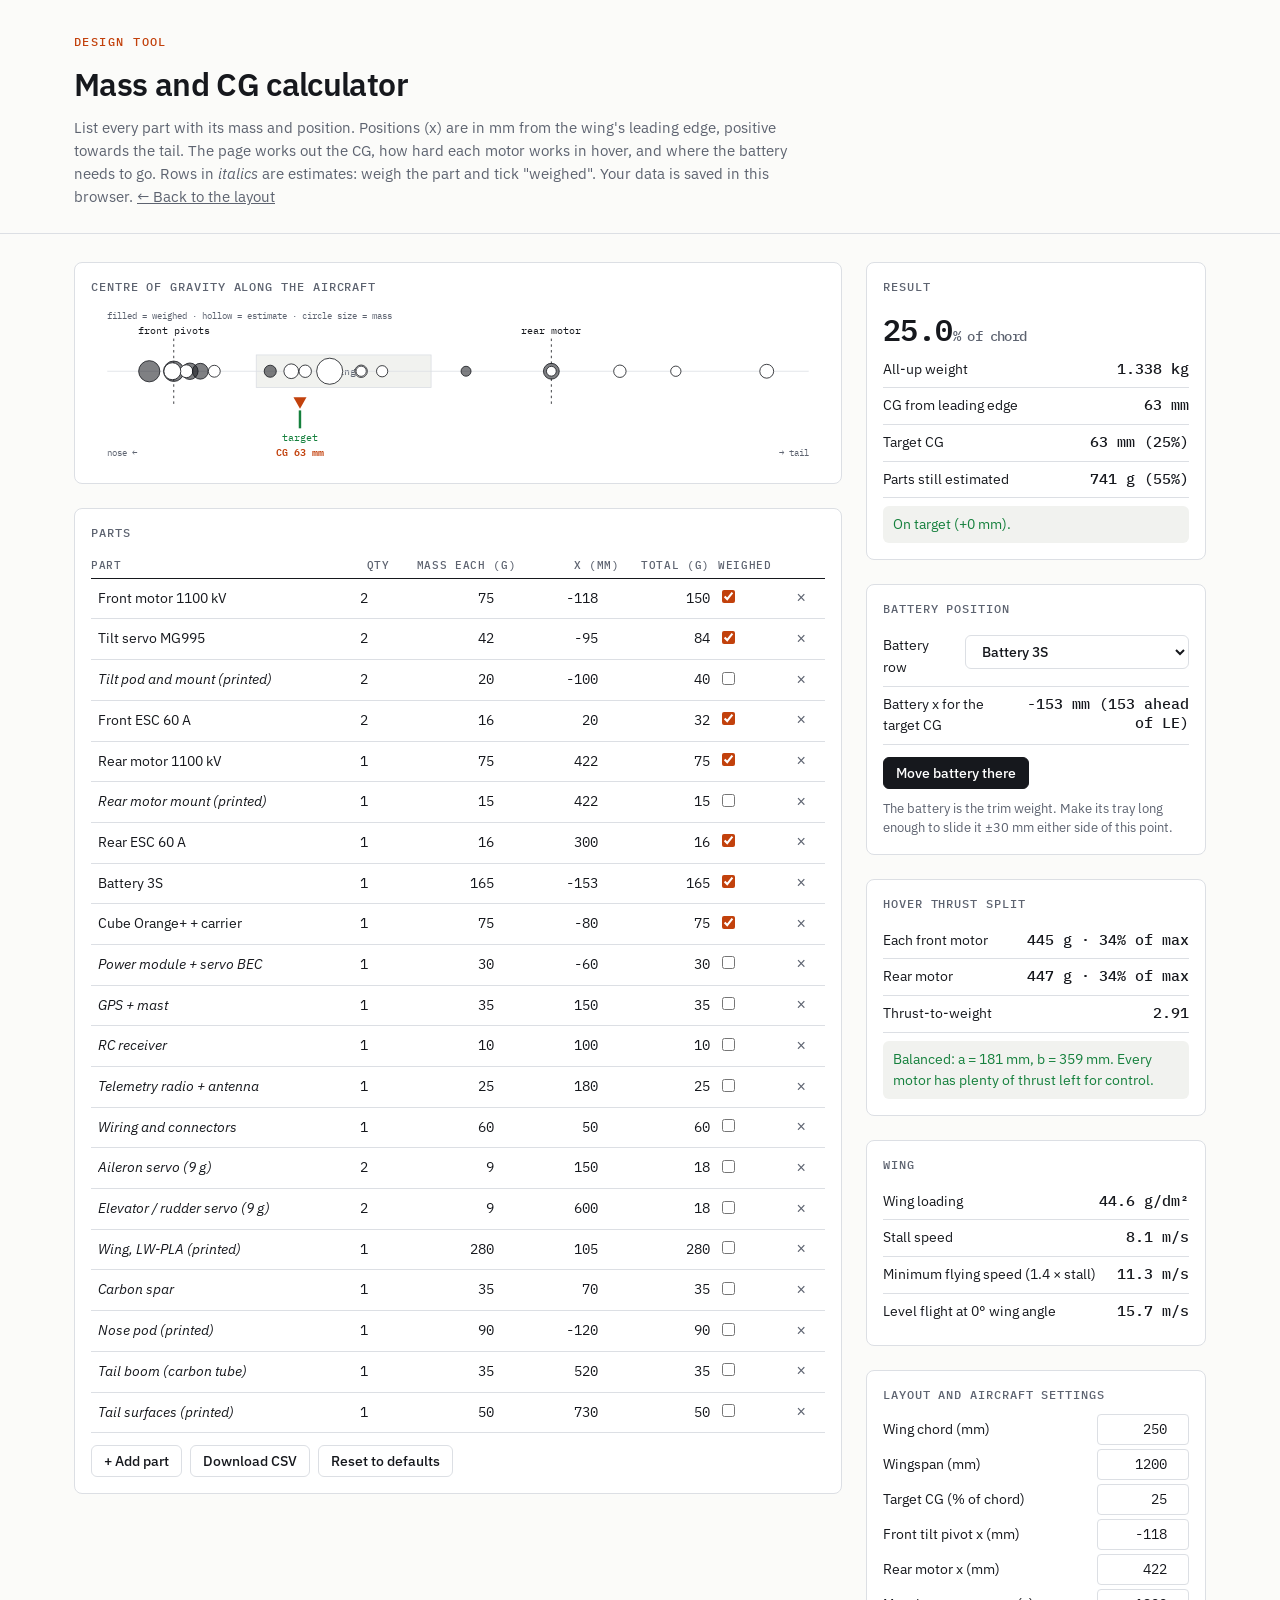
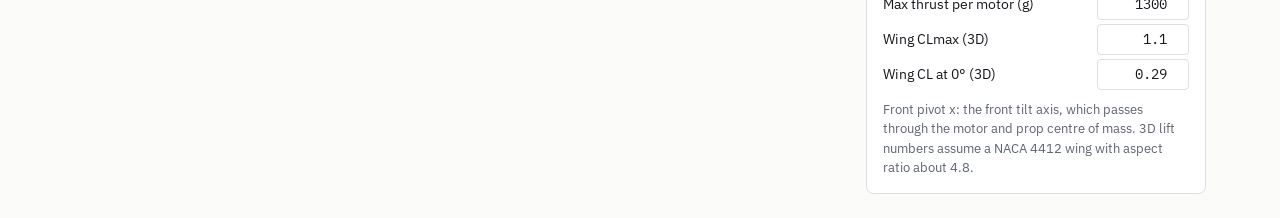
<file: cg.html>
<!DOCTYPE html>
<html lang="en"><head><meta charset="utf-8"><meta name="viewport" content="width=device-width,initial-scale=1">
<title>Mass and CG Calculator — Tri Tilt-Rotor VTOL</title>
<meta name="description" content="Mass, centre of gravity, hover thrust split and wing numbers for the tri tilt-rotor VTOL.">
<link rel="preconnect" href="https://fonts.googleapis.com"><link rel="preconnect" href="https://fonts.gstatic.com" crossorigin>
<link href="https://fonts.googleapis.com/css2?family=IBM+Plex+Mono:wght@400;500&family=IBM+Plex+Sans:wght@400;500;600&display=swap" rel="stylesheet">
<style>
:root{--ink:#16181d;--muted:#5d6370;--rule:#dcdfe4;--paper:#fbfbf9;--panel:#f1f2ef;--accent:#c2410c;--ok:#15803d;--warn:#b45309;--bad:#b91c1c}
*{box-sizing:border-box}
body{margin:0;background:var(--paper);color:var(--ink);font:15px/1.55 "IBM Plex Sans",system-ui,sans-serif}
.wrap{max-width:1180px;margin:0 auto;padding:0 24px}
header{border-bottom:1px solid var(--rule);padding:36px 0 24px;margin-bottom:28px}
.kicker{font:500 12px/1 "IBM Plex Mono",monospace;letter-spacing:.12em;text-transform:uppercase;color:var(--accent)}
h1{font-size:32px;letter-spacing:-.02em;margin:12px 0 6px;font-weight:600}
header p{margin:0;color:var(--muted);max-width:80ch}
header a{color:var(--muted)}
h2{font:500 11.5px "IBM Plex Mono",monospace;text-transform:uppercase;letter-spacing:.08em;color:var(--muted);margin:0 0 12px}
.grid{display:grid;grid-template-columns:minmax(0,1fr) 340px;gap:24px;align-items:start}
.card{background:#fff;border:1px solid var(--rule);border-radius:8px;padding:16px;margin-bottom:24px}
table{width:100%;border-collapse:collapse;font-size:14px}
th{text-align:left;font:500 11px "IBM Plex Mono",monospace;text-transform:uppercase;letter-spacing:.06em;color:var(--muted);border-bottom:1.5px solid var(--ink);padding:6px 8px 6px 0}
td{border-bottom:1px solid var(--rule);padding:4px 8px 4px 0;vertical-align:middle}
td.num,th.num{text-align:right;font-family:"IBM Plex Mono",monospace}
input{font:inherit;color:inherit;border:1px solid transparent;border-radius:4px;padding:4px 6px;background:transparent;width:100%}
input:hover{border-color:var(--rule)}
input:focus{border-color:var(--ink);outline:none;background:#fff}
input[type=number]{font-family:"IBM Plex Mono",monospace;text-align:right}
input[type=checkbox]{width:auto;accent-color:var(--accent)}
td.q input{width:52px}td.m input,td.x input{width:80px}
.btn{font:500 13.5px "IBM Plex Sans",sans-serif;border:1px solid var(--rule);background:#fff;border-radius:6px;padding:6px 12px;cursor:pointer;color:var(--ink)}
.btn:hover{border-color:var(--ink)}
.btn.primary{background:var(--ink);color:#fff;border-color:var(--ink)}
.del{border:0;background:none;color:var(--muted);cursor:pointer;font-size:16px;padding:2px 6px}
.del:hover{color:var(--bad)}
.actions{display:flex;flex-wrap:wrap;gap:8px;margin-top:12px}
.stat{display:flex;justify-content:space-between;gap:12px;padding:7px 0;border-bottom:1px solid var(--rule);font-size:14px}
.stat:last-child{border-bottom:0}
.stat b{font:500 15px "IBM Plex Mono",monospace;text-align:right}
.big{font:600 30px "IBM Plex Mono",monospace;letter-spacing:-.02em}
.big small{font-size:14px;color:var(--muted);font-weight:500}
.ok{color:var(--ok)}.warn{color:var(--warn)}.bad{color:var(--bad)}
.verdict{font-size:13.5px;margin:8px 0 0;padding:8px 10px;border-radius:6px;background:var(--panel)}
.settings{display:grid;grid-template-columns:1fr 92px;gap:4px 10px;align-items:center;font-size:13.5px}
.settings input{border-color:var(--rule);background:#fff}
.note{font-size:12.5px;color:var(--muted);margin:10px 0 0}
svg text{font-family:"IBM Plex Mono",monospace}
.est td:first-child input{font-style:italic}
@media (max-width:960px){.grid{grid-template-columns:1fr}}
</style></head><body>
<header><div class="wrap">
<div class="kicker">Design tool</div>
<h1>Mass and CG calculator</h1>
<p>List every part with its mass and position. Positions (x) are in mm from the wing's leading edge, positive towards the tail. The page works out the CG, how hard each motor works in hover, and where the battery needs to go. Rows in <em>italics</em> are estimates: weigh the part and tick "weighed". Your data is saved in this browser. <a href="/#layout">← Back to the layout</a></p>
</div></header>

<div class="wrap grid">
<div>
  <section class="card">
    <h2>Centre of gravity along the aircraft</h2>
    <svg id="strip" viewBox="0 0 900 190" width="100%" role="img" aria-label="Part positions and CG along the fuselage"></svg>
  </section>
  <section class="card">
    <h2>Parts</h2>
    <table>
      <thead><tr><th>Part</th><th class="num">Qty</th><th class="num">Mass each (g)</th><th class="num">x (mm)</th><th class="num">Total (g)</th><th>Weighed</th><th></th></tr></thead>
      <tbody id="rows"></tbody>
    </table>
    <div class="actions">
      <button class="btn" id="add">+ Add part</button>
      <button class="btn" id="csv">Download CSV</button>
      <button class="btn" id="reset">Reset to defaults</button>
    </div>
  </section>
</div>

<div>
  <section class="card">
    <h2>Result</h2>
    <div class="big" id="cgBig">—</div>
    <div class="stat"><span>All-up weight</span><b id="auw">—</b></div>
    <div class="stat"><span>CG from leading edge</span><b id="cgx">—</b></div>
    <div class="stat"><span>Target CG</span><b id="cgt">—</b></div>
    <div class="stat"><span>Parts still estimated</span><b id="estMass">—</b></div>
    <p class="verdict" id="cgVerdict"></p>
  </section>

  <section class="card">
    <h2>Battery position</h2>
    <div class="stat"><span>Battery row</span><b><select id="battRow" class="btn"></select></b></div>
    <div class="stat"><span>Battery x for the target CG</span><b id="battX">—</b></div>
    <div class="actions"><button class="btn primary" id="applyBatt">Move battery there</button></div>
    <p class="note">The battery is the trim weight. Make its tray long enough to slide it ±30 mm either side of this point.</p>
  </section>

  <section class="card">
    <h2>Hover thrust split</h2>
    <div class="stat"><span>Each front motor</span><b id="tf">—</b></div>
    <div class="stat"><span>Rear motor</span><b id="tr">—</b></div>
    <div class="stat"><span>Thrust-to-weight</span><b id="tw">—</b></div>
    <p class="verdict" id="hoverVerdict"></p>
  </section>

  <section class="card">
    <h2>Wing</h2>
    <div class="stat"><span>Wing loading</span><b id="wl">—</b></div>
    <div class="stat"><span>Stall speed</span><b id="vs">—</b></div>
    <div class="stat"><span>Minimum flying speed (1.4 × stall)</span><b id="vmin">—</b></div>
    <div class="stat"><span>Level flight at 0° wing angle</span><b id="v0">—</b></div>
  </section>

  <section class="card">
    <h2>Layout and aircraft settings</h2>
    <div class="settings" id="settings"></div>
    <p class="note">Front pivot x: the front tilt axis, which passes through the motor and prop centre of mass. 3D lift numbers assume a NACA 4412 wing with aspect ratio about 4.8.</p>
  </section>
</div>
</div>

<script>
(function () {
  'use strict';
  const $ = (id) => document.getElementById(id);
  const STORE = 'vtol-cg-v1';

  const DEFAULT_SETTINGS = {
    chord: { label: 'Wing chord (mm)', v: 250 },
    span: { label: 'Wingspan (mm)', v: 1200 },
    target: { label: 'Target CG (% of chord)', v: 25 },
    xf: { label: 'Front tilt pivot x (mm)', v: -118 },
    xr: { label: 'Rear motor x (mm)', v: 422 },
    tmax: { label: 'Max thrust per motor (g)', v: 1300 },
    clmax: { label: 'Wing CLmax (3D)', v: 1.1 },
    cl0: { label: 'Wing CL at 0° (3D)', v: 0.29 },
  };

  // [name, qty, mass each g, x mm, weighed]
  const DEFAULT_PARTS = [
    ['Front motor 1100 kV', 2, 75, -118, true],
    ['Tilt servo MG995', 2, 42, -95, true],
    ['Tilt pod and mount (printed)', 2, 20, -100, false],
    ['Front ESC 60 A', 2, 16, 20, true],
    ['Rear motor 1100 kV', 1, 75, 422, true],
    ['Rear motor mount (printed)', 1, 15, 422, false],
    ['Rear ESC 60 A', 1, 16, 300, true],
    ['Battery 3S', 1, 165, -153, true],
    ['Cube Orange+ + carrier', 1, 75, -80, true],
    ['Power module + servo BEC', 1, 30, -60, false],
    ['GPS + mast', 1, 35, 150, false],
    ['RC receiver', 1, 10, 100, false],
    ['Telemetry radio + antenna', 1, 25, 180, false],
    ['Wiring and connectors', 1, 60, 50, false],
    ['Aileron servo (9 g)', 2, 9, 150, false],
    ['Elevator / rudder servo (9 g)', 2, 9, 600, false],
    ['Wing, LW-PLA (printed)', 1, 280, 105, false],
    ['Carbon spar', 1, 35, 70, false],
    ['Nose pod (printed)', 1, 90, -120, false],
    ['Tail boom (carbon tube)', 1, 35, 520, false],
    ['Tail surfaces (printed)', 1, 50, 730, false],
  ];

  let state = load();

  function load() {
    try {
      const s = JSON.parse(localStorage.getItem(STORE));
      if (s && Array.isArray(s.parts) && s.settings) {
        for (const k in DEFAULT_SETTINGS) if (typeof s.settings[k] !== 'number') s.settings[k] = DEFAULT_SETTINGS[k].v;
        return s;
      }
    } catch (e) { /* fall through */ }
    return defaults();
  }

  function defaults() {
    const settings = {};
    for (const k in DEFAULT_SETTINGS) settings[k] = DEFAULT_SETTINGS[k].v;
    return {
      settings,
      parts: DEFAULT_PARTS.map(([name, qty, mass, x, weighed]) => ({ name, qty, mass, x, weighed })),
      battery: 7,
    };
  }

  function save() { localStorage.setItem(STORE, JSON.stringify(state)); }

  function el(tag, props, children) {
    const e = document.createElement(tag);
    Object.assign(e, props || {});
    (children || []).forEach((c) => e.append(c));
    return e;
  }

  function buildSettings() {
    const box = $('settings');
    box.innerHTML = '';
    for (const k in DEFAULT_SETTINGS) {
      const input = el('input', { type: 'number', value: state.settings[k], step: k.startsWith('cl') ? 0.01 : 1, id: 'set-' + k });
      input.addEventListener('input', () => {
        const v = parseFloat(input.value);
        if (Number.isFinite(v)) { state.settings[k] = v; save(); compute(); }
      });
      box.append(el('label', { htmlFor: 'set-' + k, textContent: DEFAULT_SETTINGS[k].label }), input);
    }
  }

  function buildRows() {
    const tb = $('rows');
    tb.innerHTML = '';
    state.parts.forEach((p, i) => {
      const tr = el('tr', { className: p.weighed ? '' : 'est' });
      const field = (key, type, cls) => {
        const input = el('input', { type, value: p[key], ariaLabel: key });
        if (type === 'number') input.step = key === 'qty' ? 1 : 'any';
        input.addEventListener('input', () => {
          p[key] = type === 'number' ? parseFloat(input.value) || 0 : input.value;
          save();
          compute();
          if (key === 'name') buildBatterySelect();
        });
        return el('td', { className: cls || '' }, [input]);
      };
      const chk = el('input', { type: 'checkbox', checked: p.weighed, ariaLabel: 'weighed' });
      chk.addEventListener('change', () => { p.weighed = chk.checked; tr.className = p.weighed ? '' : 'est'; save(); compute(); });
      const del = el('button', { className: 'del', textContent: '×', title: 'Remove part' });
      del.addEventListener('click', () => {
        state.parts.splice(i, 1);
        if (state.battery === i) state.battery = -1;
        else if (state.battery > i) state.battery--;
        save(); buildRows(); buildBatterySelect(); compute();
      });
      tr.append(field('name', 'text'), field('qty', 'number', 'num q'), field('mass', 'number', 'num m'), field('x', 'number', 'num x'),
        el('td', { className: 'num', id: 'tot' + i }), el('td', {}, [chk]), el('td', {}, [del]));
      tb.append(tr);
    });
  }

  function buildBatterySelect() {
    const sel = $('battRow');
    sel.innerHTML = '';
    state.parts.forEach((p, i) => sel.append(el('option', { value: i, textContent: p.name || 'Part ' + (i + 1), selected: i === state.battery })));
    if (state.battery < 0 || state.battery >= state.parts.length) {
      state.battery = state.parts.findIndex((p) => /batt/i.test(p.name));
      if (state.battery >= 0) sel.value = state.battery;
    }
  }

  function fmtG(g) { return g >= 1000 ? (g / 1000).toFixed(3) + ' kg' : Math.round(g) + ' g'; }

  function compute() {
    const S = state.settings;
    let M = 0, Mx = 0, est = 0;
    state.parts.forEach((p, i) => {
      const m = (p.qty || 0) * (p.mass || 0);
      M += m; Mx += m * (p.x || 0);
      if (!p.weighed) est += m;
      const td = $('tot' + i);
      if (td) td.textContent = Math.round(m);
    });
    const cg = M ? Mx / M : 0;
    const pct = cg / S.chord * 100;
    const target = S.target / 100 * S.chord;
    $('auw').textContent = fmtG(M);
    $('cgx').textContent = M ? cg.toFixed(0) + ' mm' : '—';
    $('cgt').textContent = `${target.toFixed(0)} mm (${S.target}%)`;
    $('estMass').textContent = `${fmtG(est)} (${M ? Math.round(est / M * 100) : 0}%)`;
    $('cgBig').innerHTML = M ? `${pct.toFixed(1)}<small>% of chord</small>` : '—';
    const off = cg - target;
    const v = $('cgVerdict');
    if (!M) v.textContent = '';
    else if (Math.abs(off) <= 5) { v.className = 'verdict ok'; v.textContent = `On target (${off >= 0 ? '+' : ''}${off.toFixed(0)} mm).`; }
    else if (pct < 20) { v.className = 'verdict warn'; v.textContent = `${(-off).toFixed(0)} mm nose-heavy. Safe but sluggish in pitch; move the battery back.`; }
    else if (pct > 30) { v.className = 'verdict bad'; v.textContent = `${off.toFixed(0)} mm tail-heavy. Unstable in forward flight; move the battery forward before flying.`; }
    else { v.className = 'verdict warn'; v.textContent = `${Math.abs(off).toFixed(0)} mm ${off > 0 ? 'behind' : 'ahead of'} the target, still inside 20–30%. Trim with the battery.`; }

    // battery solve
    const b = state.parts[state.battery];
    if (b && b.qty * b.mass > 0) {
      const mb = b.qty * b.mass;
      const xb = (target * M - (Mx - mb * b.x)) / mb;
      $('battX').textContent = `${xb.toFixed(0)} mm` + (xb < 0 ? ` (${(-xb).toFixed(0)} ahead of LE)` : '');
      $('applyBatt').disabled = false;
      $('applyBatt').onclick = () => { b.x = Math.round(xb); save(); buildRows(); compute(); };
    } else { $('battX').textContent = 'Pick the battery row'; $('applyBatt').disabled = true; }

    // hover split: 2*Tf*(cg - xf) = Tr*(xr - cg), with 2*Tf + Tr = W
    const a = cg - S.xf, bArm = S.xr - cg;
    const hv = $('hoverVerdict');
    if (M && a > 0 && bArm > 0) {
      const Tr = M * a / (a + bArm), Tf = (M - Tr) / 2;
      const pf = Tf / S.tmax * 100, pr = Tr / S.tmax * 100;
      $('tf').textContent = `${Tf.toFixed(0)} g · ${pf.toFixed(0)}% of max`;
      $('tr').textContent = `${Tr.toFixed(0)} g · ${pr.toFixed(0)}% of max`;
      $('tw').textContent = (3 * S.tmax / M).toFixed(2);
      const worst = Math.max(pf, pr), spread = Math.abs(pf - pr);
      if (worst > 60) { hv.className = 'verdict bad'; hv.textContent = `One motor needs ${worst.toFixed(0)}% of its thrust just to hover. That leaves too little for control: cut weight or move the CG.`; }
      else if (spread > 12) { hv.className = 'verdict warn'; hv.textContent = `Unequal: the ${pr > pf ? 'rear' : 'front'} motor${pr > pf ? '' : 's'} work much harder. Aim for the rear arm to be twice the front arm (b = 2a): now a = ${a.toFixed(0)}, b = ${bArm.toFixed(0)} mm.`; }
      else { hv.className = 'verdict ok'; hv.textContent = `Balanced: a = ${a.toFixed(0)} mm, b = ${bArm.toFixed(0)} mm. Every motor has plenty of thrust left for control.`; }
    } else { $('tf').textContent = $('tr').textContent = $('tw').textContent = '—'; hv.className = 'verdict bad'; hv.textContent = M ? 'The CG must sit between the front pivots and the rear motor.' : ''; }

    // wing
    const area = S.span * S.chord / 1e6; // m^2
    const W = M / 1000 * 9.81, q = 0.5 * 1.225 * area;
    $('wl').textContent = area ? `${(M / (area * 100)).toFixed(1)} g/dm²` : '—';
    const vs = Math.sqrt(W / (q * S.clmax));
    $('vs').textContent = Number.isFinite(vs) ? vs.toFixed(1) + ' m/s' : '—';
    $('vmin').textContent = Number.isFinite(vs) ? (1.4 * vs).toFixed(1) + ' m/s' : '—';
    const v0 = Math.sqrt(W / (q * S.cl0));
    $('v0').textContent = Number.isFinite(v0) ? v0.toFixed(1) + ' m/s' : '—';

    drawStrip(cg, target, M);
  }

  function drawStrip(cg, target, M) {
    const S = state.settings;
    const xs = state.parts.map((p) => p.x || 0).concat([0, S.chord, S.xf, S.xr]);
    const lo = Math.min(...xs) - 60, hi = Math.max(...xs) + 60;
    const X = (x) => 20 + (x - lo) / (hi - lo) * 860;
    const maxM = Math.max(1, ...state.parts.map((p) => p.qty * p.mass));
    let svg = '';
    svg += `<rect x="${X(0)}" y="60" width="${X(S.chord) - X(0)}" height="40" fill="#f1f2ef" stroke="#dcdfe4"/>`;
    svg += `<text x="${(X(0) + X(S.chord)) / 2}" y="84" text-anchor="middle" font-size="12" fill="#5d6370">wing</text>`;
    svg += `<line x1="20" y1="80" x2="880" y2="80" stroke="#dcdfe4"/>`;
    for (const [x, label] of [[S.xf, 'front pivots'], [S.xr, 'rear motor']]) {
      svg += `<line x1="${X(x)}" y1="40" x2="${X(x)}" y2="120" stroke="#16181d" stroke-dasharray="3 4"/>`;
      svg += `<text x="${X(x)}" y="34" text-anchor="middle" font-size="12" fill="#16181d">${label}</text>`;
    }
    state.parts.forEach((p) => {
      const m = p.qty * p.mass;
      if (m <= 0) return;
      const r = 3 + 13 * Math.sqrt(m / maxM);
      svg += `<circle cx="${X(p.x || 0)}" cy="80" r="${r.toFixed(1)}" fill="${p.weighed ? '#16181d' : '#fff'}" fill-opacity="${p.weighed ? 0.55 : 1}" stroke="#16181d"><title>${(p.name || '').replace(/[<&"]/g, '')}: ${Math.round(m)} g at ${p.x} mm</title></circle>`;
    });
    svg += `<line x1="${X(target)}" y1="128" x2="${X(target)}" y2="150" stroke="#15803d" stroke-width="3"/>`;
    svg += `<text x="${X(target)}" y="166" text-anchor="middle" font-size="12" fill="#15803d">target</text>`;
    if (M) {
      svg += `<path d="M${X(cg)},126 l-8,-14 h16 z" fill="#c2410c"/>`;
      svg += `<text x="${X(cg)}" y="184" text-anchor="middle" font-size="12" font-weight="600" fill="#c2410c">CG ${cg.toFixed(0)} mm</text>`;
    }
    svg += `<text x="20" y="184" font-size="11" fill="#5d6370">nose ←</text><text x="880" y="184" text-anchor="end" font-size="11" fill="#5d6370">→ tail</text>`;
    svg += `<text x="20" y="16" font-size="11" fill="#5d6370">filled = weighed · hollow = estimate · circle size = mass</text>`;
    $('strip').innerHTML = svg;
  }

  $('add').addEventListener('click', () => {
    state.parts.push({ name: 'New part', qty: 1, mass: 0, x: 0, weighed: false });
    save(); buildRows(); buildBatterySelect(); compute();
    const inputs = $('rows').querySelectorAll('tr:last-child input');
    if (inputs[0]) { inputs[0].focus(); inputs[0].select(); }
  });
  $('reset').addEventListener('click', () => {
    if (!confirm('Replace your parts list and settings with the defaults?')) return;
    state = defaults(); save(); buildSettings(); buildRows(); buildBatterySelect(); compute();
  });
  $('battRow').addEventListener('change', (e) => { state.battery = Number(e.target.value); save(); compute(); });
  $('csv').addEventListener('click', () => {
    const q = (s) => '"' + String(s).replace(/"/g, '""') + '"';
    const lines = [['part', 'qty', 'mass_each_g', 'x_mm', 'total_g', 'weighed'].join(',')]
      .concat(state.parts.map((p) => [q(p.name), p.qty, p.mass, p.x, p.qty * p.mass, p.weighed ? 'yes' : 'no'].join(',')));
    const a = document.createElement('a');
    a.href = URL.createObjectURL(new Blob([lines.join('\n')], { type: 'text/csv' }));
    a.download = 'vtol-mass-cg.csv';
    a.click();
  });

  buildSettings();
  buildRows();
  buildBatterySelect();
  compute();
})();
</script>
</body></html>
</file>
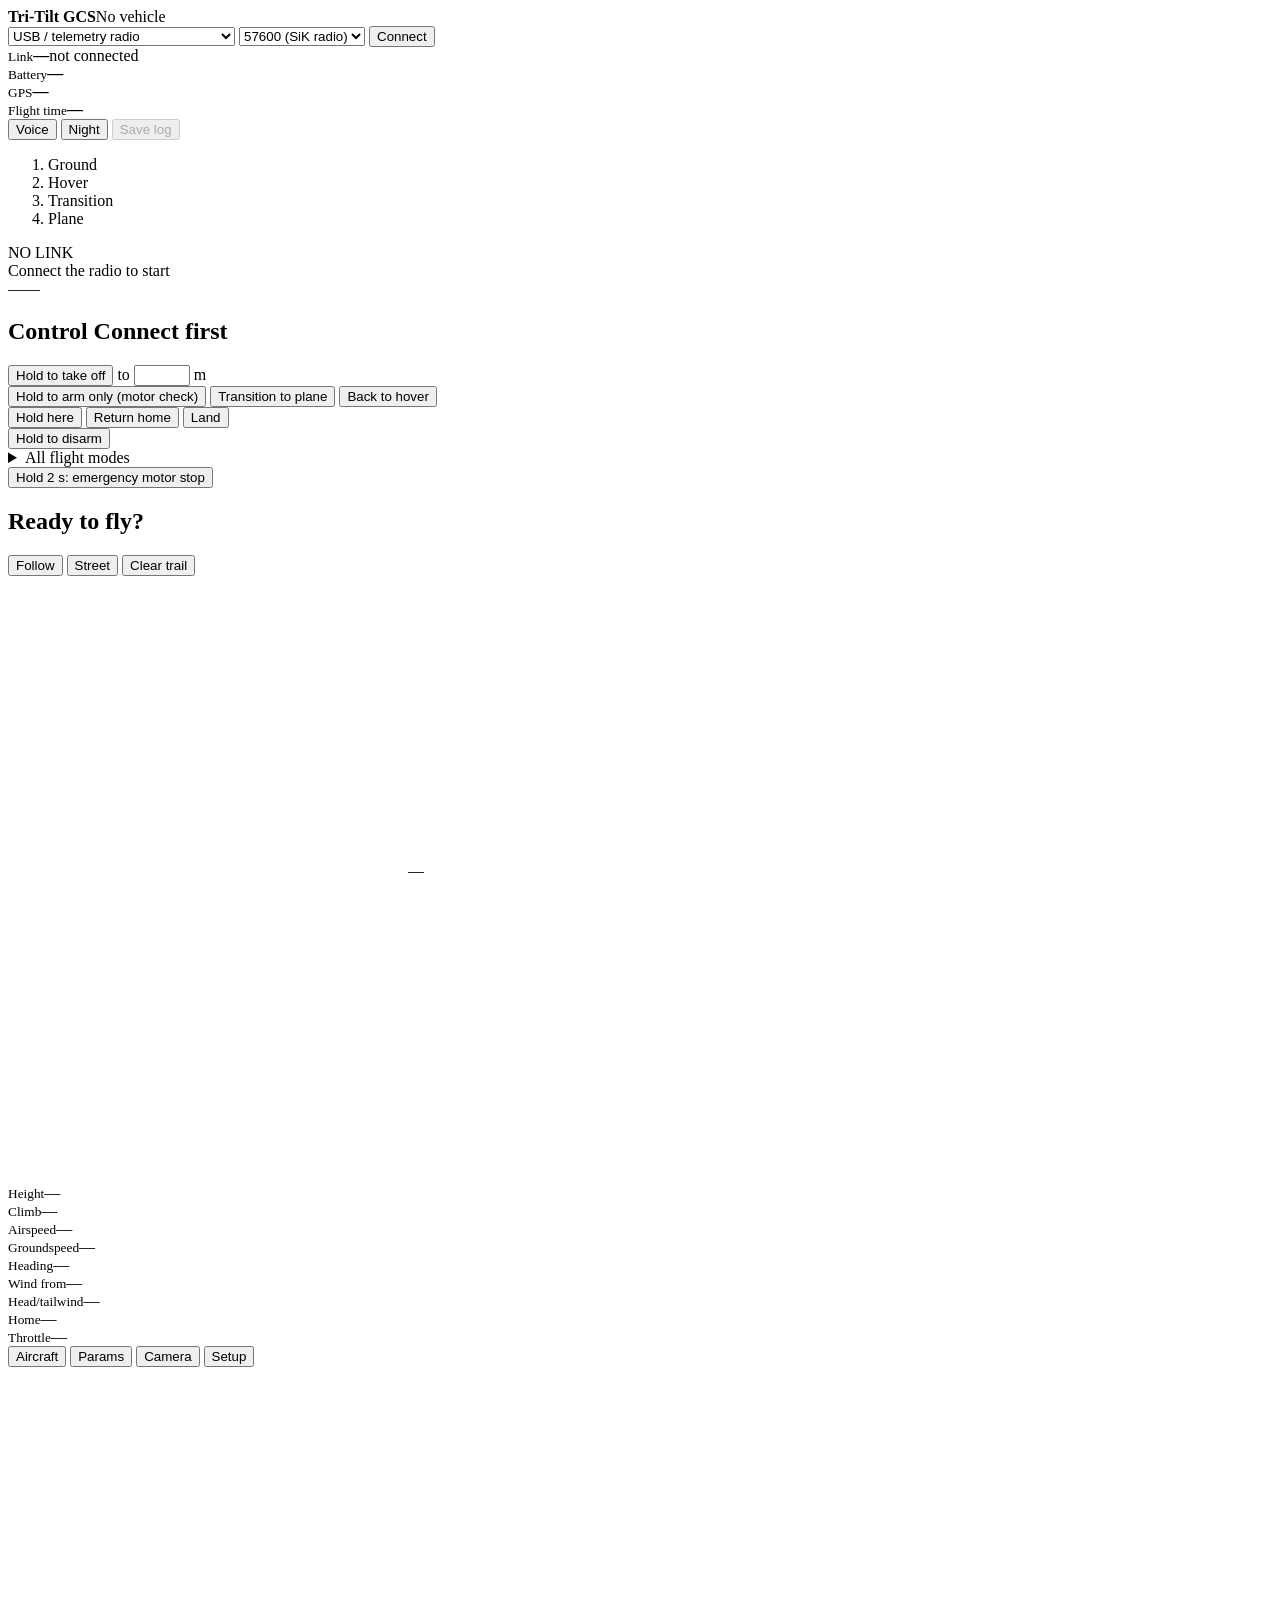
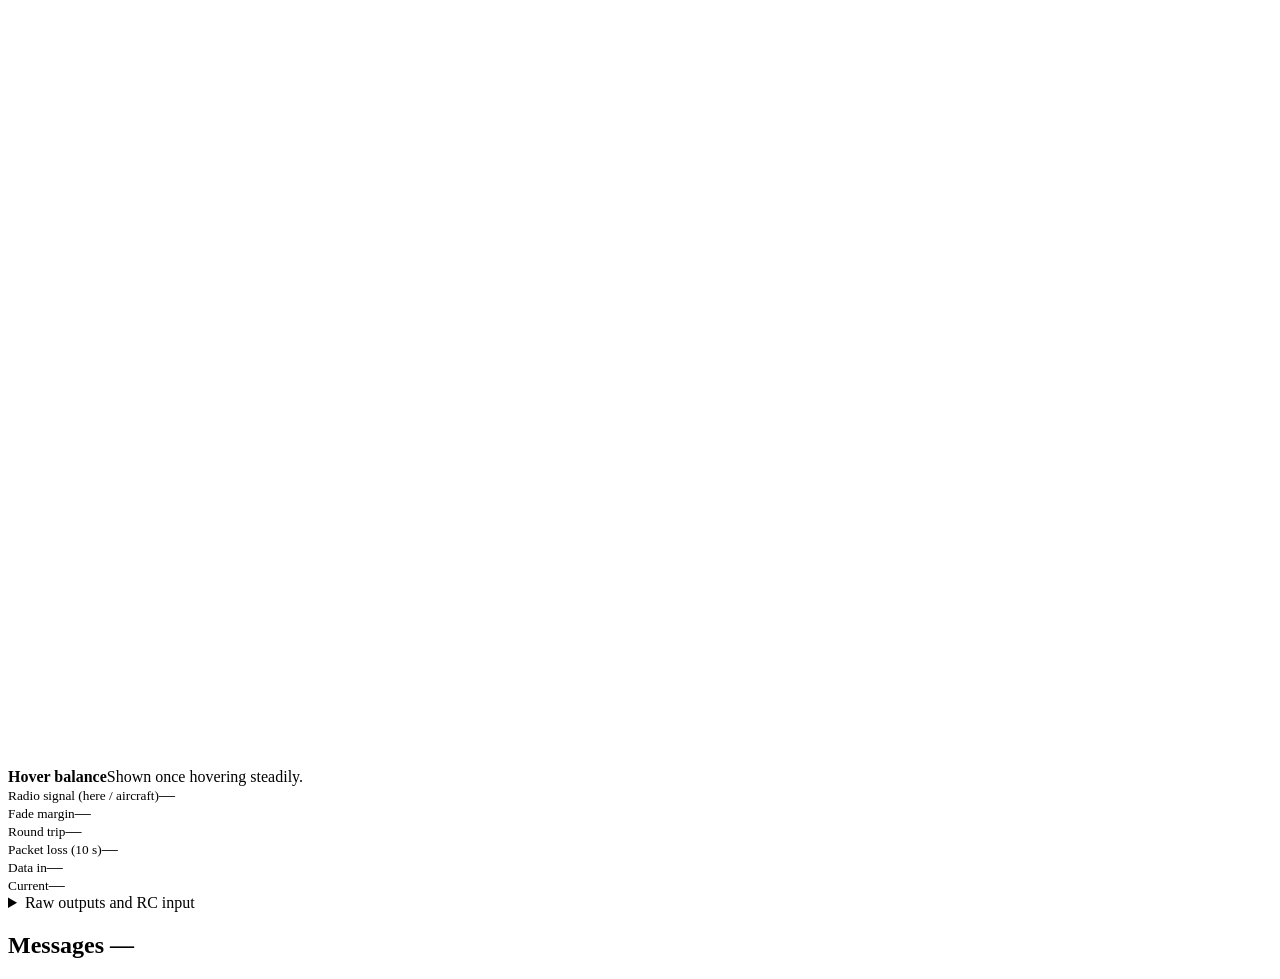
<file: gcs/src/gcs.html>
<!DOCTYPE html>
<html lang="en"><head><meta charset="utf-8"><meta name="viewport" content="width=device-width,initial-scale=1">
<title>Tri-Tilt GCS</title>
<meta name="description" content="Standalone ground station for a three-rotor tilt VTOL on PX4 or ArduPilot. One file, works offline, connects over a USB telemetry radio.">
<style>/*@include ../vendor/leaflet.css*/</style>
<style>/*@include gcs.css*/</style>
</head><body>
<header class="top">
  <div class="brand"><b>Tri-Tilt GCS</b><span id="apText">No vehicle</span></div>
  <div class="connect">
    <select id="linkKind" aria-label="Connection type">
      <option value="serial">USB / telemetry radio</option>
      <option value="ws">WebSocket (companion computer)</option>
      <option value="demo-px4">Demo: PX4 simulator</option>
      <option value="demo-ap">Demo: ArduPilot simulator</option>
    </select>
    <select id="baud" aria-label="Baud rate" title="Radio: must match the Cube port (PX4 SER_TEL1_BAUD, default 57600). USB: any value works.">
      <option value="57600">57600 (SiK radio)</option>
      <option value="115200">115200</option>
      <option value="460800">460800</option>
      <option value="921600">921600</option>
    </select>
    <input id="wsUrl" type="text" aria-label="WebSocket address" spellcheck="false" hidden>
    <button class="btn primary" id="btnConnect">Connect</button>
    <button class="btn" id="btnDisconnect" hidden>Disconnect</button>
  </div>
  <div class="stats">
    <div class="stat" id="stLink"><small>Link</small><b id="sLink">—</b><span id="sLinkSub">not connected</span></div>
    <div class="stat" id="stBatt"><small>Battery</small><b id="sBatt">—</b><span id="sBattSub">&nbsp;</span></div>
    <div class="stat" id="stGps"><small>GPS</small><b id="sGps">—</b><span id="sGpsSub">&nbsp;</span></div>
    <div class="stat"><small>Flight time</small><b id="sTime">—</b><span id="sTimeSub">&nbsp;</span></div>
  </div>
  <div class="tools">
    <button class="btn" id="btnVoice" title="Spoken callouts for arming, transitions, link and battery">Voice</button>
    <button class="btn" id="btnTheme" title="Switch between day (sunlight) and night colours">Night</button>
    <button class="btn" id="btnLog" disabled title="Download everything sent and received as a .tlog (opens in QGroundControl, Mission Planner, PlotJuggler)">Save log</button>
  </div>
</header>
<div class="banner" id="banner" hidden></div>

<main class="grid">
  <!-- ============ LEFT: fly ============ -->
  <div class="col left">
    <section class="card phase" id="phaseCard" data-phase="nolink">
      <ol class="steps" aria-label="Flight phase">
        <li data-step="ground">Ground</li><li data-step="hover">Hover</li><li data-step="trans">Transition</li><li data-step="plane">Plane</li>
      </ol>
      <div class="phase-big" id="phaseBig">NO LINK</div>
      <div class="phase-sub" id="phaseSub">Connect the radio to start</div>
      <div class="prog" id="phaseProg" hidden><b></b></div>
      <div class="badges"><span class="badge" id="armBadge">—</span><span class="badge" id="modeBadge">—</span></div>
    </section>

    <section class="card">
      <h2>Control <span id="ctrlHint">Connect first</span></h2>
      <div class="acts">
        <div class="takeoff" data-show="ground">
          <button class="btn big go hold" id="btnTakeoff" data-hold="1200"><span class="fill"></span>Hold to take off</button>
          <label class="alt-in">to <input type="number" id="takeoffAlt" min="3" max="120" step="1" data-setting="takeoffAlt"> m</label>
        </div>
        <button class="btn hold" id="btnArm" data-hold="1000" data-show="ground-disarmed"><span class="fill"></span>Hold to arm only (motor check)</button>
        <button class="btn big plane" id="btnToPlane" data-show="hover">Transition to plane</button>
        <button class="btn big hover" id="btnToHover" data-show="plane trans">Back to hover</button>
        <div class="row3" data-show="air">
          <button class="btn" id="btnHold">Hold here</button>
          <button class="btn" id="btnRtl">Return home</button>
          <button class="btn warn" id="btnLand">Land</button>
        </div>
        <button class="btn hold danger" id="btnDisarm" data-hold="1200" data-show="ground-armed"><span class="fill"></span>Hold to disarm</button>
      </div>
      <details class="modes-box">
        <summary>All flight modes</summary>
        <div class="modes" id="modeGrid"></div>
        <p class="note" id="modeNote"></p>
      </details>
      <div class="kill">
        <button class="btn hold kill-btn" id="btnKill" data-hold="2000"><span class="fill"></span>Hold 2 s: emergency motor stop</button>
      </div>
    </section>

    <section class="card" id="readyCard">
      <h2 id="readyTitle">Ready to fly? <span id="readySum"></span></h2>
      <ul class="checks" id="readyList"></ul>
      <div id="transLive" hidden>
        <div class="tl-row"><span>Time</span><div class="meter"><b id="tlTime"></b></div><span class="mono" id="tlTimeTx">—</span></div>
        <div class="tl-row"><span>Speed</span><div class="meter"><b id="tlSpd"></b><i id="tlSpdMin"></i></div><span class="mono" id="tlSpdTx">—</span></div>
        <div class="tl-row"><span>Tilt</span><div class="meter"><b id="tlTilt"></b></div><span class="mono" id="tlTiltTx">—</span></div>
        <div class="tl-row"><span>Height</span><div class="meter center"><b id="tlAlt"></b></div><span class="mono" id="tlAltTx">—</span></div>
        <p class="note" id="tlNote"></p>
      </div>
    </section>
  </div>

  <!-- ============ CENTER: map + instruments ============ -->
  <div class="center">
    <section class="mapcard" id="mapCard">
      <div id="map"></div>
      <div class="map-offline" id="mapOffline" hidden>No map tiles here yet. The aircraft, home, trail and fly-here still work on the blank grid.</div>
      <div class="wind-rose" id="windRose" hidden><svg viewBox="-30 -30 60 60" aria-hidden="true"><circle r="27" fill="none" stroke="currentColor" stroke-opacity=".25"/><text y="-17" text-anchor="middle" font-size="9">N</text><path id="windArrow" d="M0,-20 L6,6 L0,1 L-6,6 Z" fill="currentColor"/></svg><span id="windTx">—</span></div>
      <div class="map-tools">
        <button class="btn sm" id="btnFollow">Follow</button>
        <button class="btn sm" id="btnLayer">Street</button>
        <button class="btn sm" id="btnClear">Clear trail</button>
        <button class="btn sm" id="btnCamToggle" hidden>Camera</button>
      </div>
      <div class="target-bar" id="targetBar" hidden>
        <span id="tgtTx">Target</span>
        <label>at <input type="number" id="flyAlt" min="5" max="400" step="5" data-setting="flyAlt"> m</label>
        <button class="btn primary sm" id="btnFlyHere">Fly here</button>
        <button class="btn sm" id="btnTgtCancel" aria-label="Cancel target">✕</button>
      </div>
      <div class="cam" id="camBox" hidden>
        <video id="camVideo" autoplay muted playsinline></video>
        <img id="camImg" alt="Camera stream" hidden>
        <div class="cam-bar"><span id="camTx">Camera</span><button class="btn sm" id="btnCamSize" title="Swap camera and map">⤢</button></div>
      </div>
    </section>
    <section class="inst">
      <div class="adi-wrap"><canvas id="adi" width="400" height="300" aria-label="Attitude indicator"></canvas><span class="mono" id="attTx">—</span></div>
      <div class="tape-wrap"><canvas id="tape" width="150" height="300" aria-label="Speed tape"></canvas></div>
      <div class="readouts">
        <div><small>Height</small><span class="v" id="rAlt">—</span></div>
        <div><small>Climb</small><span class="v" id="rClimb">—</span></div>
        <div><small id="asLabel">Airspeed</small><span class="v" id="rAs">—</span></div>
        <div><small>Groundspeed</small><span class="v" id="rGs">—</span></div>
        <div><small>Heading</small><span class="v" id="rHdg">—</span></div>
        <div><small>Wind from</small><span class="v" id="rWind">—</span></div>
        <div><small>Head/tailwind</small><span class="v" id="rHead">—</span></div>
        <div><small>Home</small><span class="v" id="rHome">—</span></div>
        <div><small>Throttle</small><span class="v" id="rThr">—</span></div>
      </div>
    </section>
  </div>

  <!-- ============ RIGHT: aircraft ============ -->
  <div class="col right">
    <section class="card tabs-card">
      <div class="tabs" role="tablist">
        <button role="tab" data-tab="air" aria-selected="true">Aircraft</button>
        <button role="tab" data-tab="params">Params</button>
        <button role="tab" data-tab="cam">Camera</button>
        <button role="tab" data-tab="setup">Setup</button>
      </div>

      <div class="tab" data-panel="air">
        <svg id="tri" viewBox="-640 -310 1280 1010" role="img" aria-label="Top view: motor outputs and tilt"></svg>
        <div class="balance" id="balance"><b>Hover balance</b><span id="balTx">Shown once hovering steadily.</span></div>
        <div class="kv">
          <div><small>Radio signal (here / aircraft)</small><span class="v" id="kRssi">—</span></div>
          <div><small>Fade margin</small><span class="v" id="kFade">—</span></div>
          <div><small>Round trip</small><span class="v" id="kRtt">—</span></div>
          <div><small>Packet loss (10 s)</small><span class="v" id="kLoss">—</span></div>
          <div><small>Data in</small><span class="v" id="kRate">—</span></div>
          <div><small>Current</small><span class="v" id="kCurr">—</span></div>
        </div>
        <details class="sub-d"><summary>Raw outputs and RC input</summary>
          <div class="bars" id="outBars"></div>
          <div class="bars" id="rcBars"></div>
        </details>
      </div>

      <div class="tab" data-panel="params" hidden>
        <div class="row"><button class="btn" id="btnParamRead">Read from aircraft</button><span class="note" id="paramTx">Connect, then read.</span></div>
        <div id="paramTable"></div>
        <p class="note">Suggested values are for this airframe (1.34 kg, 1.2 m wing, no airspeed sensor). Changes save on the Cube straight away. Change one thing at a time and test it in hover first.</p>
      </div>

      <div class="tab" data-panel="cam" hidden>
        <label class="field">Video source
          <select id="camKind">
            <option value="none">None</option>
            <option value="usb">USB video receiver (analog 5.8 GHz grabber, webcam)</option>
            <option value="mjpeg">MJPEG / image stream URL</option>
            <option value="whep">WebRTC (WHEP URL, e.g. MediaMTX on a Pi)</option>
          </select>
        </label>
        <label class="field" id="camDevRow" hidden>Device <select id="camDev"></select></label>
        <label class="field" id="camUrlRow" hidden>Stream URL <input type="text" id="camUrl" spellcheck="false" placeholder="http://192.168.4.1:8889/cam/whep"></label>
        <div class="row"><button class="btn primary" id="btnCamStart">Start video</button><button class="btn" id="btnCamStop">Stop</button></div>
        <p class="note" id="camNote">Video shows over the map (bottom right). Click ⤢ on it to swap the camera and the map.</p>
      </div>

      <div class="tab" data-panel="setup" hidden>
        <h3>Outputs on the Cube</h3>
        <div class="settings">
          <label>Front-right motor</label><input type="number" min="1" max="16" data-setting="m1">
          <label>Front-left motor</label><input type="number" min="1" max="16" data-setting="m2">
          <label>Rear motor</label><input type="number" min="1" max="16" data-setting="m3">
          <label>Left tilt servo</label><input type="number" min="1" max="16" data-setting="tl">
          <label>Right tilt servo</label><input type="number" min="1" max="16" data-setting="tr">
          <label>Tilt PWM at 0° (up)</label><input type="number" min="500" max="2500" step="10" data-setting="p0">
          <label>Tilt PWM at 90° (forward)</label><input type="number" min="500" max="2500" step="10" data-setting="p90">
        </div>
        <h3>Airframe</h3>
        <div class="settings">
          <label>Battery cells</label><input type="number" min="1" max="14" data-setting="cells">
          <label>Lowest height for a transition (m)</label><input type="number" min="5" max="200" data-setting="transAlt">
          <label>Stall speed (m/s)</label><input type="number" min="3" max="40" step="0.5" data-setting="vStall">
          <label>Minimum plane speed (m/s)</label><input type="number" min="3" max="40" step="0.5" data-setting="vMin">
          <label>Cruise speed (m/s)</label><input type="number" min="3" max="40" step="0.5" data-setting="vCruise">
          <label>Front motors ahead of CG, a (mm)</label><input type="number" min="10" max="2000" data-setting="armA">
          <label>Rear motor behind CG, b (mm)</label><input type="number" min="10" max="2000" data-setting="armB">
          <label>Battery mass (g)</label><input type="number" min="10" max="5000" data-setting="battG">
          <label>All-up mass (g)</label><input type="number" min="100" max="20000" data-setting="auwG">
        </div>
        <p class="note">Speeds come from the aircraft's own parameters when they've been read (Params tab); these are the fallback. Settings stay in this browser.</p>
        <h3>WebSocket address</h3>
        <input type="text" class="wide" spellcheck="false" data-setting="ws">
        <p class="note">For a companion computer that forwards raw MAVLink over a WebSocket. Not needed for a USB radio.</p>
        <h3>Map tiles</h3>
        <p class="note">Tiles you look at are kept in this browser for offline use: open this page with internet before going to the field and look around the flying site at the zoom levels you'll use. <span id="tileTx"></span></p>
        <button class="btn" id="btnTileClear">Clear saved tiles</button>
      </div>
    </section>

    <section class="card log-card">
      <h2>Messages <span class="mono" id="pktTx">—</span></h2>
      <ul class="log" id="log"></ul>
    </section>
  </div>
</main>

<dialog id="dlg">
  <form method="dialog">
    <h3 id="dlgTitle"></h3>
    <div id="dlgBody"></div>
    <div class="dlg-btns"><button class="btn" value="cancel" id="dlgCancel">Cancel</button><button class="btn primary" value="ok" id="dlgOk">OK</button></div>
  </form>
</dialog>

<script>/*@include ../vendor/leaflet.js*/</script>
<script>/*@include ../../mavlink.js*/</script>
<script>/*@include ../../sim.js*/</script>
<script>/*@include gcs.js*/</script>
</body></html>
</file>
